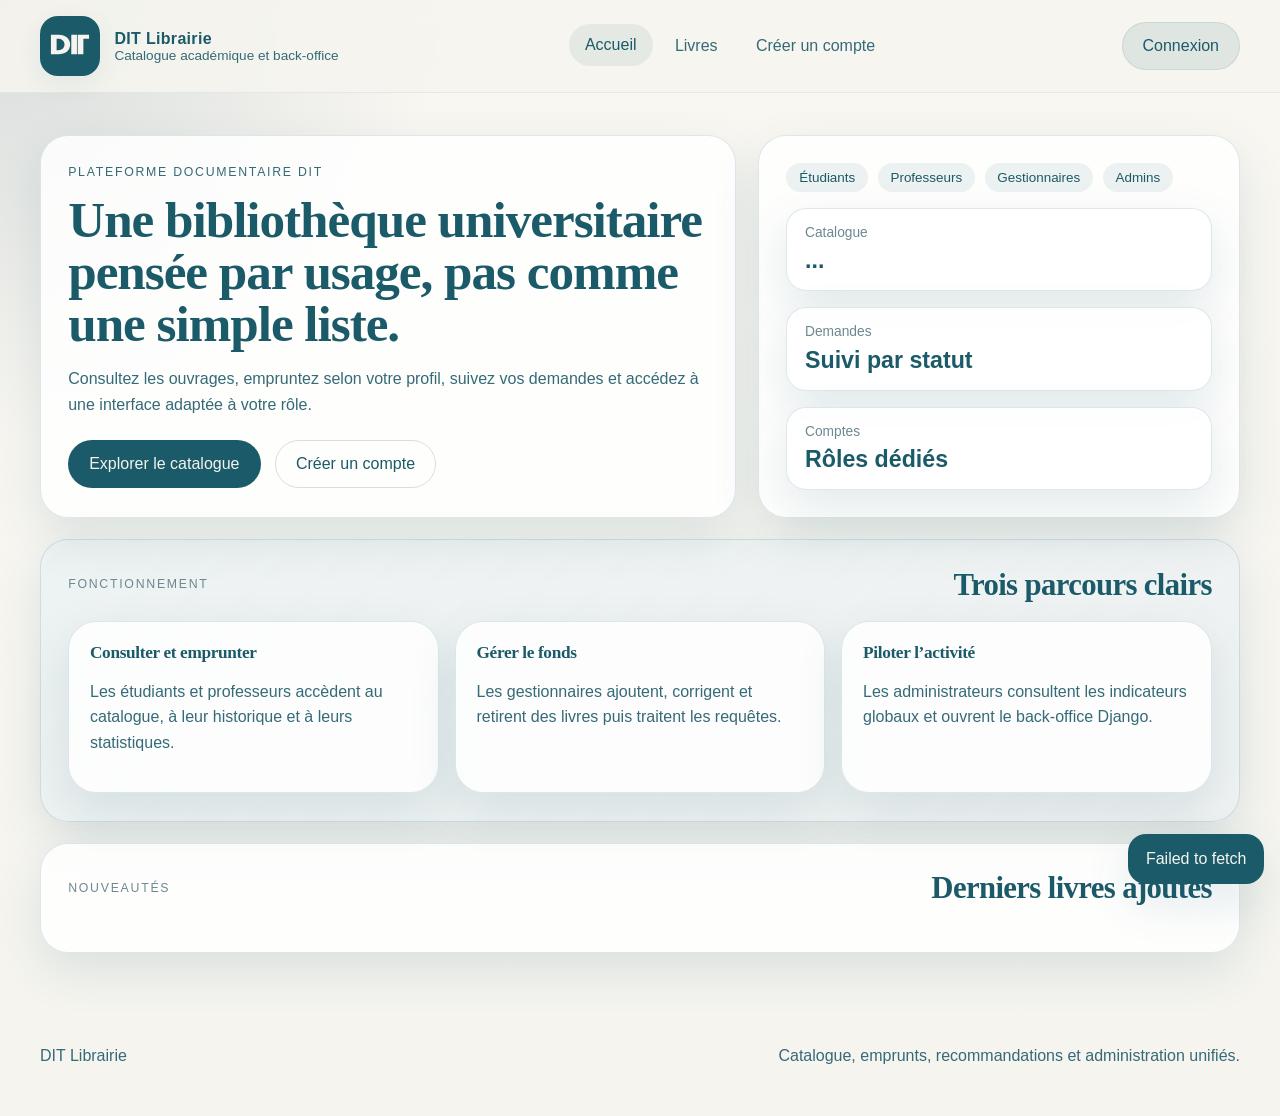
<file: services/frontend/index.html>
<!DOCTYPE html>
<html lang="fr">
  <head>
    <meta charset="UTF-8" />
    <meta name="viewport" content="width=device-width, initial-scale=1.0" />
    <title>DIT Librairie | Accueil</title>
    <link rel="stylesheet" href="styles.css" />
  </head>
  <body data-page="home">
    <div class="site-shell">
      <header id="siteHeader"></header>
      <main id="pageContent" class="page page-home">
        <section class="hero hero-home">
          <div class="hero-copy">
            <p class="eyebrow">Plateforme documentaire DIT</p>
            <h1>Une bibliothèque universitaire pensée par usage, pas comme une simple liste.</h1>
            <p class="lede">
              Consultez les ouvrages, empruntez selon votre profil, suivez vos demandes et accédez à une
              interface adaptée à votre rôle.
            </p>
            <div class="hero-actions">
              <a class="btn btn-primary" href="livres.html">Explorer le catalogue</a>
              <a class="btn btn-ghost" href="register.html">Créer un compte</a>
            </div>
          </div>
          <aside class="hero-panel">
            <div class="hero-badge">
              <span>Étudiants</span>
              <span>Professeurs</span>
              <span>Gestionnaires</span>
              <span>Admins</span>
            </div>
            <div class="hero-stat-grid">
              <article class="metric-card">
                <span>Catalogue</span>
                <strong id="homeBookCount">...</strong>
              </article>
              <article class="metric-card">
                <span>Demandes</span>
                <strong>Suivi par statut</strong>
              </article>
              <article class="metric-card">
                <span>Comptes</span>
                <strong>Rôles dédiés</strong>
              </article>
            </div>
          </aside>
        </section>

        <section class="section section-accent">
          <div class="section-heading">
            <p class="eyebrow">Fonctionnement</p>
            <h2>Trois parcours clairs</h2>
          </div>
          <div class="feature-grid">
            <article class="feature-card">
              <h3>Consulter et emprunter</h3>
              <p>Les étudiants et professeurs accèdent au catalogue, à leur historique et à leurs statistiques.</p>
            </article>
            <article class="feature-card">
              <h3>Gérer le fonds</h3>
              <p>Les gestionnaires ajoutent, corrigent et retirent des livres puis traitent les requêtes.</p>
            </article>
            <article class="feature-card">
              <h3>Piloter l’activité</h3>
              <p>Les administrateurs consultent les indicateurs globaux et ouvrent le back-office Django.</p>
            </article>
          </div>
        </section>

        <section class="section">
          <div class="section-heading">
            <p class="eyebrow">Nouveautés</p>
            <h2>Derniers livres ajoutés</h2>
          </div>
          <div id="homeLatestBooks" class="book-grid"></div>
        </section>
      </main>
      <footer class="site-footer">
        <p>DIT Librairie</p>
        <p>Catalogue, emprunts, recommandations et administration unifiés.</p>
      </footer>
    </div>
    <aside id="toast" class="toast"></aside>
    <script src="app.js"></script>
  </body>
</html>
</file>
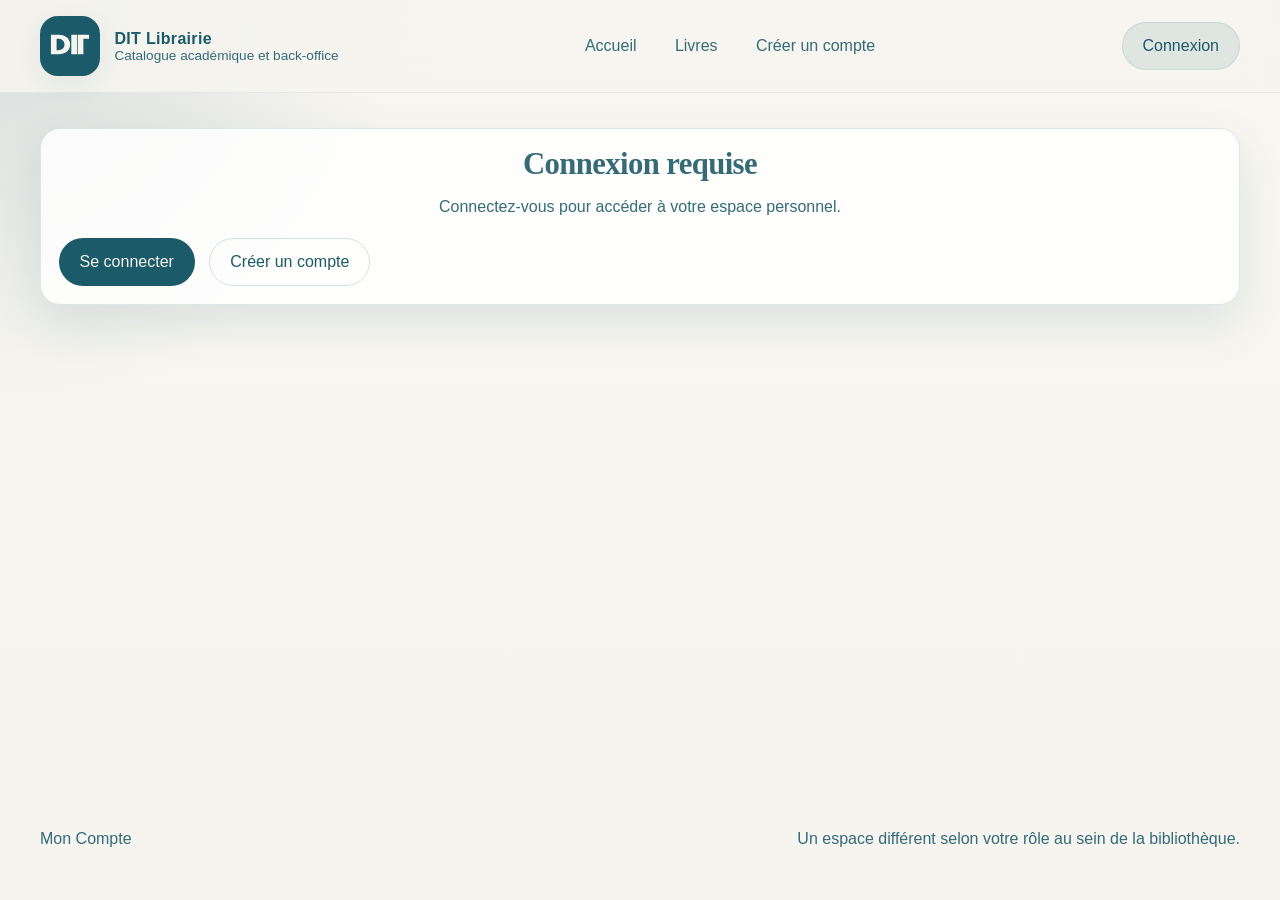
<file: services/frontend/account.html>
<!DOCTYPE html>
<html lang="fr">
  <head>
    <meta charset="UTF-8" />
    <meta name="viewport" content="width=device-width, initial-scale=1.0" />
    <title>DIT Librairie | Mon Compte</title>
    <link rel="stylesheet" href="styles.css" />
  </head>
  <body data-page="account">
    <div class="site-shell">
      <header id="siteHeader"></header>
      <main id="pageContent" class="page page-account">
        <section id="accountMount" class="account-mount"></section>
      </main>
      <footer class="site-footer">
        <p>Mon Compte</p>
        <p>Un espace différent selon votre rôle au sein de la bibliothèque.</p>
      </footer>
    </div>
    <aside id="toast" class="toast"></aside>
    <script src="app.js"></script>
  </body>
</html>
</file>
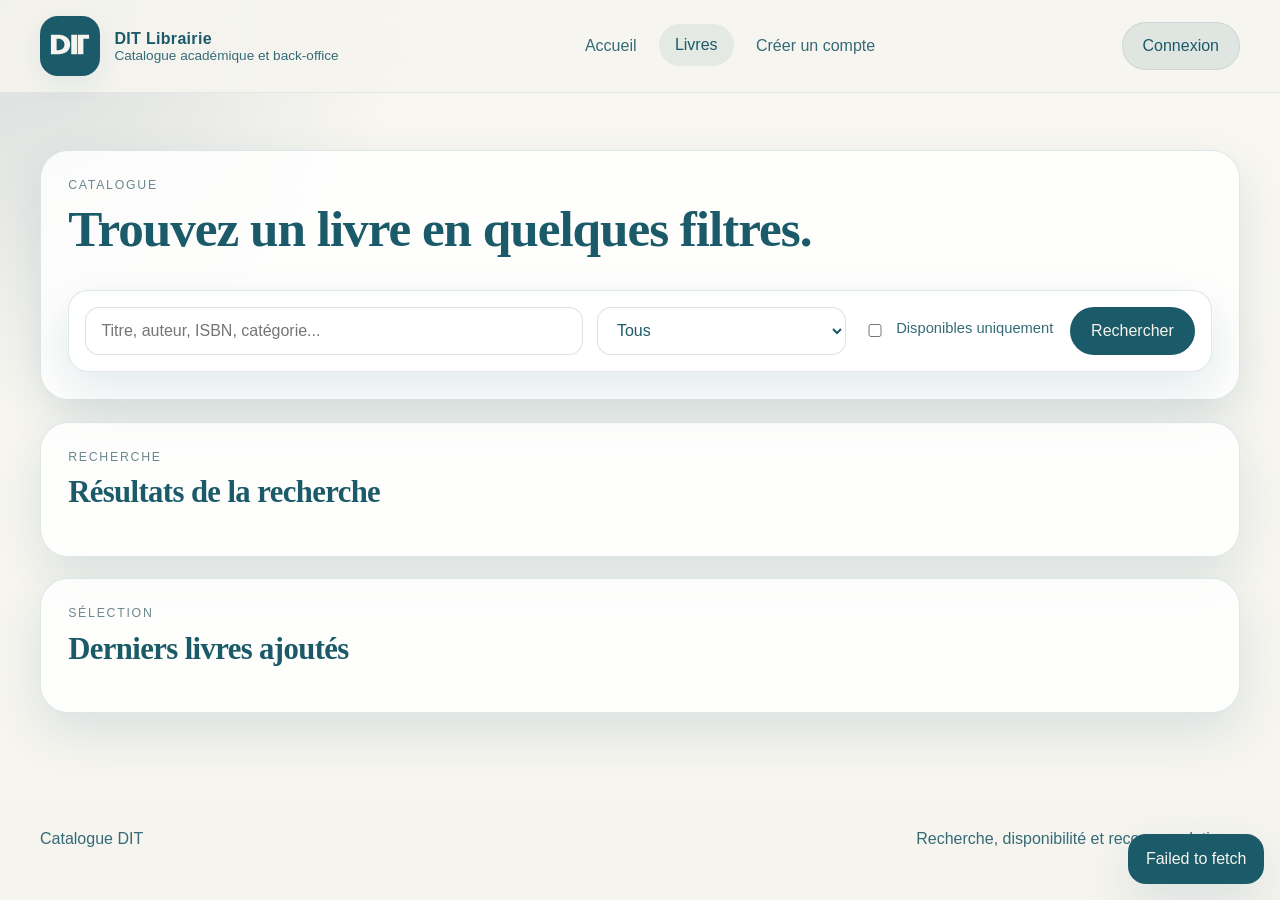
<file: services/frontend/livres.html>
<!DOCTYPE html>
<html lang="fr">
  <head>
    <meta charset="UTF-8" />
    <meta name="viewport" content="width=device-width, initial-scale=1.0" />
    <title>DIT Librairie | Livres</title>
    <link rel="stylesheet" href="styles.css" />
  </head>
  <body data-page="books">
    <div class="site-shell">
      <header id="siteHeader"></header>
      <main id="pageContent" class="page page-books">
        <section class="section search-shell">
          <div class="section-heading compact">
            <p class="eyebrow">Catalogue</p>
            <h1>Trouvez un livre en quelques filtres.</h1>
          </div>
          <form id="bookSearchForm" class="search-panel">
            <input id="searchQuery" name="q" placeholder="Titre, auteur, ISBN, catégorie..." />
            <select id="searchCategory" name="categorie">
              <option value="">Tous</option>
            </select>
            <label class="checkline">
              <input id="searchAvailable" type="checkbox" />
              <span>Disponibles uniquement</span>
            </label>
            <button type="submit" class="btn btn-primary">Rechercher</button>
          </form>
        </section>

        <section id="booksResultsSection" class="section">
          <div class="section-heading compact">
            <p class="eyebrow">Recherche</p>
            <h2>Résultats de la recherche</h2>
          </div>
          <div id="booksResults" class="book-grid"></div>
        </section>

        <section class="section">
          <div class="section-heading compact">
            <p class="eyebrow" id="booksSecondaryEyebrow">Sélection</p>
            <h2 id="booksSecondaryTitle">Derniers livres ajoutés</h2>
          </div>
          <div id="booksSecondaryList" class="book-grid"></div>
        </section>
      </main>
      <footer class="site-footer">
        <p>Catalogue DIT</p>
        <p>Recherche, disponibilité et recommandations.</p>
      </footer>
    </div>
    <aside id="toast" class="toast"></aside>
    <script src="app.js"></script>
  </body>
</html>
</file>
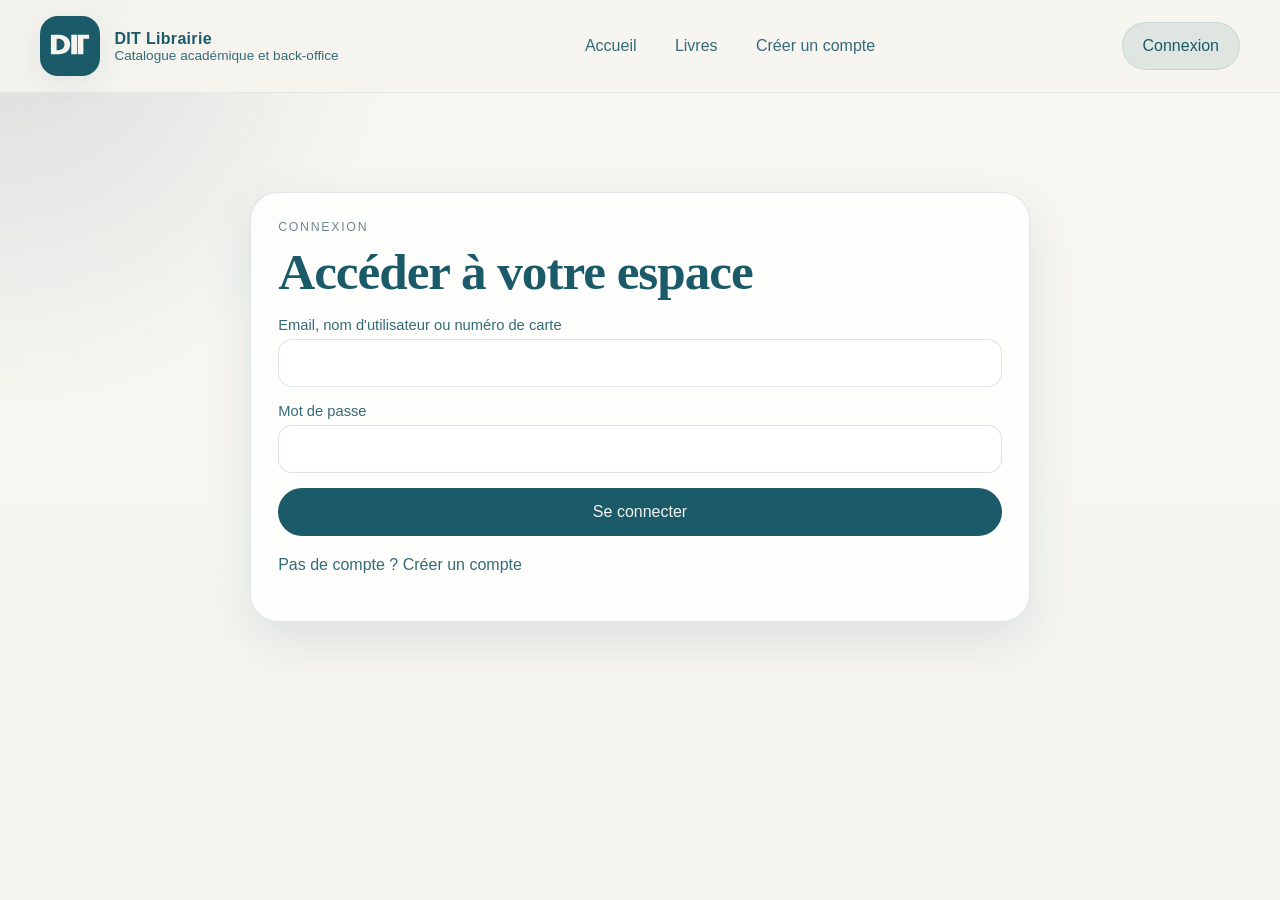
<file: services/frontend/login.html>
<!DOCTYPE html>
<html lang="fr">
  <head>
    <meta charset="UTF-8" />
    <meta name="viewport" content="width=device-width, initial-scale=1.0" />
    <title>DIT Librairie | Connexion</title>
    <link rel="stylesheet" href="styles.css" />
  </head>
  <body data-page="login">
    <div class="site-shell">
      <header id="siteHeader"></header>
      <main class="page page-auth">
        <section class="auth-card">
          <div class="section-heading compact">
            <p class="eyebrow">Connexion</p>
            <h1>Accéder à votre espace</h1>
          </div>
          <form id="loginForm" class="form-stack">
            <label>
              <span>Email, nom d'utilisateur ou numéro de carte</span>
              <input name="identifiant" required />
            </label>
            <label>
              <span>Mot de passe</span>
              <input name="mot_de_passe" type="password" required />
            </label>
            <button type="submit" class="btn btn-primary">Se connecter</button>
          </form>
          <p class="auth-alt">Pas de compte ? <a href="register.html">Créer un compte</a></p>
        </section>
      </main>
    </div>
    <aside id="toast" class="toast"></aside>
    <script src="app.js"></script>
  </body>
</html>
</file>
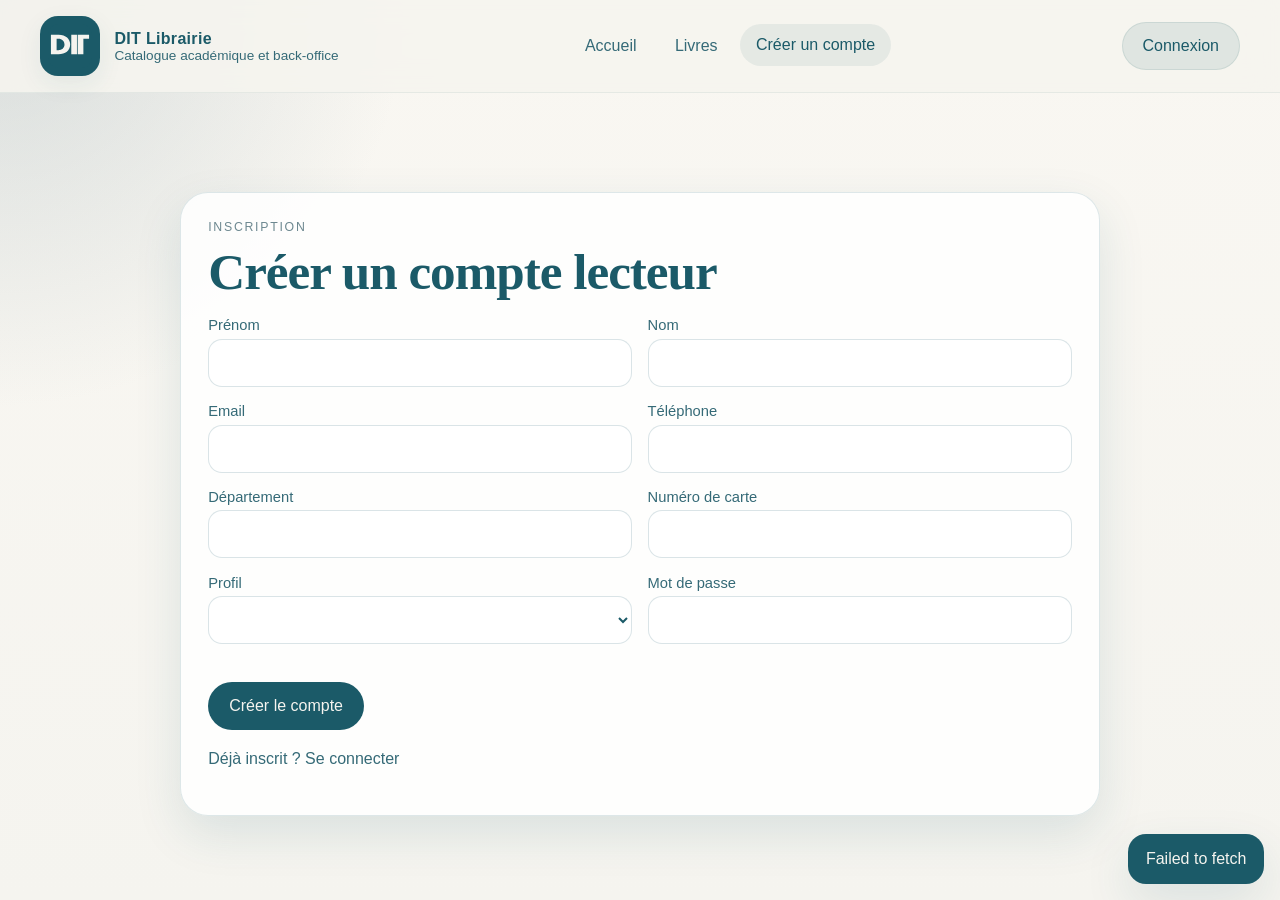
<file: services/frontend/register.html>
<!DOCTYPE html>
<html lang="fr">
  <head>
    <meta charset="UTF-8" />
    <meta name="viewport" content="width=device-width, initial-scale=1.0" />
    <title>DIT Librairie | Créer un compte</title>
    <link rel="stylesheet" href="styles.css" />
  </head>
  <body data-page="register">
    <div class="site-shell">
      <header id="siteHeader"></header>
      <main class="page page-auth">
        <section class="auth-card auth-card-wide">
          <div class="section-heading compact">
            <p class="eyebrow">Inscription</p>
            <h1>Créer un compte lecteur</h1>
          </div>
          <form id="registerForm" class="form-grid">
            <label>
              <span>Prénom</span>
              <input name="prenom" required />
            </label>
            <label>
              <span>Nom</span>
              <input name="nom" required />
            </label>
            <label>
              <span>Email</span>
              <input name="email" type="email" required />
            </label>
            <label>
              <span>Téléphone</span>
              <input name="telephone" />
            </label>
            <label>
              <span>Département</span>
              <input name="departement" />
            </label>
            <label>
              <span>Numéro de carte</span>
              <input name="numero_carte" required />
            </label>
            <label>
              <span>Profil</span>
              <select id="registerRole" name="type_utilisateur"></select>
            </label>
            <label>
              <span>Mot de passe</span>
              <input name="mot_de_passe" type="password" required />
            </label>
            <div class="form-actions">
              <button type="submit" class="btn btn-primary">Créer le compte</button>
            </div>
          </form>
          <p class="auth-alt">Déjà inscrit ? <a href="login.html">Se connecter</a></p>
        </section>
      </main>
    </div>
    <aside id="toast" class="toast"></aside>
    <script src="app.js"></script>
  </body>
</html>
</file>
<file: services/frontend/styles.css>
:root {
  --ink-900: #1b5a68;
  --ink-700: #356a77;
  --ink-500: #6d8890;
  --ink-300: #a9b8bc;
  --paper: #f5f4ef;
  --paper-strong: #ffffff;
  --line: rgba(27, 90, 104, 0.14);
  --shadow: 0 18px 48px rgba(27, 90, 104, 0.12);
  --shadow-soft: 0 8px 24px rgba(27, 90, 104, 0.08);
  --success: #3f7b4f;
  --danger: #8f4540;
  --warning: #9a6d2f;
  --radius-xl: 28px;
  --radius-lg: 20px;
  --radius-md: 14px;
  --radius-pill: 999px;
  --content: min(1200px, calc(100vw - 32px));
}

* {
  box-sizing: border-box;
}

html {
  scroll-behavior: smooth;
}

body {
  margin: 0;
  min-height: 100vh;
  color: var(--ink-900);
  background:
    radial-gradient(circle at top left, rgba(169, 184, 188, 0.42), transparent 26%),
    linear-gradient(180deg, #f9f7f2 0%, var(--paper) 100%);
  font-family: "Trebuchet MS", "Segoe UI", sans-serif;
}

a {
  color: inherit;
  text-decoration: none;
}

button,
input,
select,
textarea {
  font: inherit;
}

button {
  cursor: pointer;
}

.site-shell {
  min-height: 100vh;
  display: flex;
  flex-direction: column;
}

.site-header {
  position: sticky;
  top: 0;
  z-index: 20;
  backdrop-filter: blur(14px);
  background: rgba(245, 244, 239, 0.9);
  border-bottom: 1px solid rgba(27, 90, 104, 0.08);
}

.site-header-inner {
  width: var(--content);
  margin: 0 auto;
  display: flex;
  align-items: center;
  justify-content: space-between;
  gap: 1.2rem;
  padding: 1rem 0;
}

.brand {
  display: inline-flex;
  align-items: center;
  gap: 0.9rem;
}

.brand-mark {
  width: 60px;
  height: 60px;
  border-radius: 18px;
  background: var(--ink-900);
  box-shadow: var(--shadow-soft);
  padding: 8px;
}

.brand-copy strong {
  display: block;
  font-size: 1rem;
  letter-spacing: 0.02em;
}

.brand-copy span {
  display: block;
  font-size: 0.85rem;
  color: var(--ink-700);
}

.nav-main {
  display: flex;
  align-items: center;
  gap: 0.4rem;
  flex-wrap: wrap;
}

.nav-main a,
.nav-action {
  padding: 0.75rem 1rem;
  border-radius: var(--radius-pill);
  color: var(--ink-700);
  transition: background 160ms ease, color 160ms ease, transform 160ms ease;
}

.nav-main a.active,
.nav-main a:hover,
.nav-action:hover {
  background: rgba(27, 90, 104, 0.08);
  color: var(--ink-900);
  transform: translateY(-1px);
}

.nav-tools {
  display: flex;
  align-items: center;
  gap: 0.7rem;
  flex-wrap: wrap;
  justify-content: flex-end;
}

.user-chip {
  display: inline-flex;
  align-items: center;
  gap: 0.55rem;
  padding: 0.55rem 0.85rem;
  border-radius: var(--radius-pill);
  background: rgba(27, 90, 104, 0.08);
  color: var(--ink-900);
}

.role-dot {
  width: 10px;
  height: 10px;
  border-radius: 50%;
  background: var(--ink-700);
}

.page {
  width: var(--content);
  margin: 0 auto;
  padding: 2.2rem 0 3rem;
}

.hero {
  display: grid;
  grid-template-columns: minmax(0, 1.3fr) minmax(320px, 0.9fr);
  gap: 1.4rem;
  align-items: stretch;
}

.hero-home {
  margin-top: 0.4rem;
}

.hero-copy,
.hero-panel,
.search-panel,
.feature-card,
.metric-card,
.section,
.auth-card,
.account-frame,
.tab-panel,
.surface-card,
.book-card,
.stat-card,
.request-card,
.admin-link-card,
.empty-state {
  background: rgba(255, 255, 255, 0.84);
  border: 1px solid var(--line);
  border-radius: var(--radius-xl);
  box-shadow: var(--shadow);
}

.hero-copy,
.hero-panel,
.section,
.auth-card,
.tab-panel {
  padding: 1.7rem;
}

.eyebrow {
  margin: 0 0 0.7rem;
  text-transform: uppercase;
  letter-spacing: 0.14em;
  font-size: 0.77rem;
  color: var(--ink-500);
}

h1,
h2,
h3 {
  margin: 0;
  font-family: Georgia, "Times New Roman", serif;
  letter-spacing: -0.02em;
}

h1 {
  font-size: clamp(2rem, 4vw, 4rem);
  line-height: 1.02;
}

h2 {
  font-size: clamp(1.55rem, 2.4vw, 2.4rem);
}

h3 {
  font-size: 1.08rem;
}

.lede,
.section-heading p:last-child,
.hero-copy p,
.feature-card p,
.book-meta,
.muted,
.site-footer p,
.auth-alt {
  color: var(--ink-700);
  line-height: 1.6;
}

.hero-actions,
.form-actions,
.split-actions {
  display: flex;
  align-items: center;
  gap: 0.9rem;
  flex-wrap: wrap;
  margin-top: 1.4rem;
}

.btn {
  display: inline-flex;
  align-items: center;
  justify-content: center;
  gap: 0.5rem;
  min-height: 48px;
  padding: 0.8rem 1.25rem;
  border-radius: var(--radius-pill);
  border: 1px solid transparent;
  transition: transform 160ms ease, background 160ms ease, border-color 160ms ease, opacity 160ms ease;
}

.btn:hover {
  transform: translateY(-1px);
}

.btn-primary {
  background: var(--ink-900);
  color: var(--paper);
}

.btn-secondary {
  background: rgba(27, 90, 104, 0.1);
  color: var(--ink-900);
  border-color: rgba(27, 90, 104, 0.1);
}

.btn-ghost {
  background: transparent;
  color: var(--ink-900);
  border-color: rgba(27, 90, 104, 0.18);
}

.btn-danger {
  background: rgba(143, 69, 64, 0.12);
  color: var(--danger);
  border-color: rgba(143, 69, 64, 0.12);
}

.btn:disabled {
  opacity: 0.45;
  cursor: not-allowed;
  transform: none;
}

.hero-badge {
  display: flex;
  flex-wrap: wrap;
  gap: 0.6rem;
  margin-bottom: 1rem;
}

.hero-badge span,
.status-pill,
.tag {
  display: inline-flex;
  align-items: center;
  justify-content: center;
  padding: 0.45rem 0.8rem;
  border-radius: var(--radius-pill);
  background: rgba(27, 90, 104, 0.08);
  color: var(--ink-900);
  font-size: 0.84rem;
}

.hero-stat-grid,
.stat-grid,
.feature-grid,
.dashboard-grid {
  display: grid;
  gap: 1rem;
}

.hero-stat-grid {
  grid-template-columns: 1fr;
}

.metric-card {
  padding: 1rem 1.1rem;
  border-radius: var(--radius-lg);
}

.metric-card span,
.stat-card span {
  display: block;
  color: var(--ink-500);
  font-size: 0.86rem;
  margin-bottom: 0.45rem;
}

.metric-card strong,
.stat-card strong {
  font-size: 1.45rem;
}

.section {
  margin-top: 1.35rem;
}

.section-accent {
  background:
    linear-gradient(135deg, rgba(27, 90, 104, 0.08), rgba(169, 184, 188, 0.18)),
    rgba(255, 255, 255, 0.92);
}

.section-heading {
  display: flex;
  align-items: end;
  justify-content: space-between;
  gap: 1rem;
  margin-bottom: 1.15rem;
}

.section-heading.compact {
  display: block;
}

.feature-grid {
  grid-template-columns: repeat(3, minmax(0, 1fr));
}

.feature-card {
  padding: 1.3rem;
}

.search-shell {
  display: grid;
  gap: 1rem;
}

.search-panel {
  display: grid;
  grid-template-columns: minmax(0, 2fr) minmax(180px, 1fr) auto auto;
  gap: 0.85rem;
  padding: 1rem;
  border-radius: var(--radius-lg);
}

input,
select,
textarea {
  width: 100%;
  min-height: 48px;
  padding: 0.85rem 0.95rem;
  border-radius: var(--radius-md);
  border: 1px solid rgba(27, 90, 104, 0.16);
  background: rgba(255, 255, 255, 0.96);
  color: var(--ink-900);
}

textarea {
  min-height: 120px;
  resize: vertical;
}

label span {
  display: inline-block;
  margin-bottom: 0.35rem;
  font-size: 0.92rem;
  color: var(--ink-700);
}

.checkline {
  display: inline-flex;
  align-items: center;
  gap: 0.55rem;
  padding: 0 0.2rem;
  min-height: 48px;
}

.checkline input {
  width: 18px;
  min-height: auto;
}

.book-grid,
.dashboard-grid,
.stats-layout,
.requests-grid,
.admin-links {
  display: grid;
  gap: 1rem;
}

.book-grid {
  grid-template-columns: repeat(auto-fit, minmax(240px, 1fr));
}

.book-card {
  overflow: hidden;
  border-radius: var(--radius-lg);
}

.book-card-body {
  padding: 1.2rem;
}

.book-cover {
  height: 112px;
  display: flex;
  align-items: end;
  padding: 1rem;
  background:
    linear-gradient(140deg, rgba(27, 90, 104, 0.95), rgba(109, 136, 144, 0.7)),
    var(--ink-900);
  color: var(--paper);
}

.book-cover span {
  font-size: 1.9rem;
  font-family: Georgia, "Times New Roman", serif;
}

.book-card h3 {
  margin-bottom: 0.5rem;
}

.book-meta {
  display: grid;
  gap: 0.32rem;
  margin-top: 0.75rem;
}

.status-row,
.inline-tools {
  display: flex;
  align-items: center;
  gap: 0.65rem;
  flex-wrap: wrap;
}

.status-available {
  background: rgba(63, 123, 79, 0.12);
  color: var(--success);
}

.status-unavailable {
  background: rgba(143, 69, 64, 0.12);
  color: var(--danger);
}

.status-warning {
  background: rgba(154, 109, 47, 0.12);
  color: var(--warning);
}

.auth-card {
  width: min(780px, calc(100vw - 32px));
  margin: 4rem auto 0;
}

.auth-card-wide {
  width: min(920px, calc(100vw - 32px));
}

.form-stack,
.form-grid,
.stack,
.manager-panels,
.info-grid {
  display: grid;
  gap: 0.95rem;
}

.form-grid {
  grid-template-columns: repeat(2, minmax(0, 1fr));
}

.form-actions {
  grid-column: 1 / -1;
}

.account-frame {
  display: grid;
  grid-template-columns: 280px minmax(0, 1fr);
  gap: 1.2rem;
}

.account-sidebar,
.tab-panel {
  padding: 1.2rem;
}

.account-sidebar {
  background: rgba(255, 255, 255, 0.82);
  border: 1px solid var(--line);
  border-radius: var(--radius-xl);
  box-shadow: var(--shadow);
}

.account-sidebar .user-chip {
  width: 100%;
  justify-content: space-between;
  margin-bottom: 1rem;
}

.tab-nav {
  display: grid;
  gap: 0.55rem;
}

.tab-link {
  display: flex;
  align-items: center;
  justify-content: space-between;
  padding: 0.9rem 1rem;
  border-radius: var(--radius-md);
  border: 1px solid transparent;
  background: transparent;
  color: var(--ink-700);
}

.tab-link.active {
  background: rgba(27, 90, 104, 0.1);
  color: var(--ink-900);
  border-color: rgba(27, 90, 104, 0.08);
}

.tab-panel {
  min-height: 540px;
}

.panel-header {
  display: flex;
  justify-content: space-between;
  gap: 1rem;
  align-items: end;
  margin-bottom: 1.2rem;
}

.panel-header p {
  margin: 0.45rem 0 0;
}

.table-wrap {
  overflow: auto;
  border: 1px solid rgba(27, 90, 104, 0.08);
  border-radius: var(--radius-lg);
}

table {
  width: 100%;
  border-collapse: collapse;
  min-width: 760px;
}

th,
td {
  padding: 0.9rem 1rem;
  border-bottom: 1px solid rgba(27, 90, 104, 0.08);
  text-align: left;
  vertical-align: top;
}

th {
  background: rgba(27, 90, 104, 0.06);
  color: var(--ink-700);
  font-size: 0.84rem;
  text-transform: uppercase;
  letter-spacing: 0.08em;
}

.table-actions {
  display: flex;
  gap: 0.55rem;
  flex-wrap: wrap;
}

.manager-panels {
  grid-template-columns: minmax(0, 1.05fr) minmax(320px, 0.95fr);
  align-items: start;
}

.surface-card,
.stat-card,
.request-card,
.admin-link-card,
.empty-state {
  padding: 1.1rem;
  border-radius: var(--radius-lg);
}

.stat-grid {
  grid-template-columns: repeat(auto-fit, minmax(180px, 1fr));
}

.stats-layout {
  grid-template-columns: minmax(0, 0.95fr) minmax(280px, 0.85fr);
}

.chart-box {
  min-height: 320px;
  display: grid;
  place-items: center;
}

canvas {
  max-width: 100%;
}

.requests-grid {
  grid-template-columns: repeat(auto-fit, minmax(280px, 1fr));
}

.request-card {
  display: grid;
  gap: 0.8rem;
}

.admin-links {
  grid-template-columns: repeat(auto-fit, minmax(240px, 1fr));
}

.admin-link-card {
  display: grid;
  gap: 0.9rem;
}

.empty-state {
  text-align: center;
  color: var(--ink-700);
}

.site-footer {
  width: var(--content);
  margin: auto auto 0;
  padding: 1.6rem 0 2rem;
  display: flex;
  justify-content: space-between;
  gap: 1rem;
  flex-wrap: wrap;
}

.toast {
  position: fixed;
  right: 16px;
  bottom: 16px;
  max-width: 360px;
  padding: 1rem 1.1rem;
  border-radius: 18px;
  background: var(--ink-900);
  color: var(--paper);
  box-shadow: var(--shadow);
  opacity: 0;
  transform: translateY(16px);
  transition: all 180ms ease;
  pointer-events: none;
}

.toast.visible {
  opacity: 1;
  transform: translateY(0);
}

@media (max-width: 1080px) {
  .hero,
  .account-frame,
  .manager-panels,
  .stats-layout {
    grid-template-columns: 1fr;
  }
}

@media (max-width: 860px) {
  .site-header-inner,
  .nav-tools,
  .section-heading,
  .panel-header,
  .hero-actions {
    align-items: flex-start;
  }

  .site-header-inner,
  .section-heading,
  .panel-header {
    flex-direction: column;
  }

  .search-panel,
  .form-grid {
    grid-template-columns: 1fr;
  }

  .feature-grid {
    grid-template-columns: 1fr;
  }
}

@media (max-width: 640px) {
  .brand-copy span,
  .user-chip span:last-child,
  .site-footer p:last-child {
    display: none;
  }

  .page {
    padding-top: 1.2rem;
  }

  .hero-copy,
  .hero-panel,
  .section,
  .auth-card,
  .tab-panel,
  .account-sidebar {
    padding: 1.15rem;
    border-radius: 20px;
  }

  .brand-mark {
    width: 52px;
    height: 52px;
  }
}
</file>
